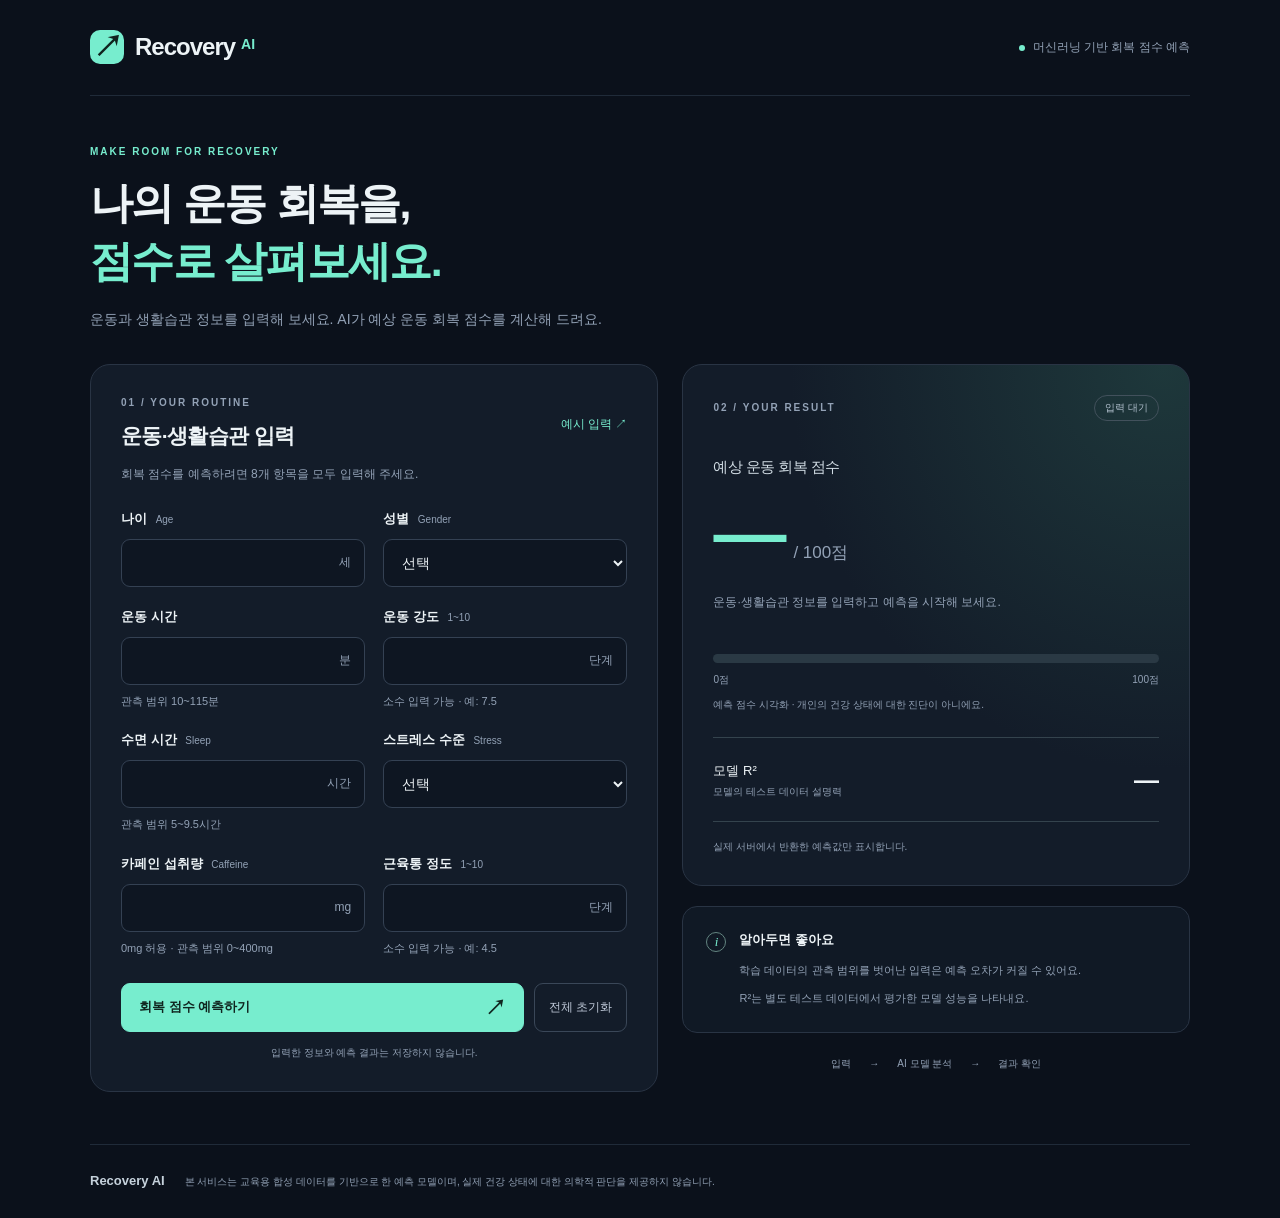
<file: day16/team/teamteam/frontend/index.html>
<!DOCTYPE html>
<html lang="ko">
<head>
  <meta charset="UTF-8">
  <meta name="viewport" content="width=device-width, initial-scale=1.0">
  <meta name="description" content="운동과 생활습관 정보를 입력하고 교육용 AI 모델의 운동 회복 점수를 확인하세요.">
  <title>Recovery AI · 나의 운동 회복 점수 예측</title>
  <link rel="stylesheet" href="style.css">
  <script defer src="app.js"></script>
</head>
<body>
  <div class="page-shell">
    <header class="topbar">
      <a class="brand" href="./" aria-label="Recovery AI 홈"><span class="brand-mark" aria-hidden="true">↗</span> Recovery <span class="brand-ai">AI</span></a>
      <span class="header-label"><span class="status-dot"></span> 머신러닝 기반 회복 점수 예측</span>
    </header>

    <main>
      <section class="intro" aria-labelledby="page-title">
        <p class="eyebrow">MAKE ROOM FOR RECOVERY</p>
        <h1 id="page-title">나의 운동 회복을,<br><span>점수로 살펴보세요.</span></h1>
        <p class="intro-description">운동과 생활습관 정보를 입력해 보세요.<br class="mobile-break"> AI가 예상 운동 회복 점수를 계산해 드려요.</p>
      </section>

      <div class="workspace">
        <section class="panel input-panel" aria-labelledby="input-title">
          <div class="panel-heading"><div><p class="section-label">01 / YOUR ROUTINE</p><h2 id="input-title">운동·생활습관 입력</h2></div><button id="example-button" class="text-button" type="button">예시 입력 ↗</button></div>
          <p class="panel-description">회복 점수를 예측하려면 8개 항목을 모두 입력해 주세요.</p>

          <form id="prediction-form">
            <fieldset id="input-fields">
              <legend class="sr-only">운동 회복 점수 예측을 위한 8개 입력 항목</legend>
              <div class="form-grid">
                <div class="field"><label for="Age">나이 <span>Age</span></label><div class="input-wrap"><input id="Age" name="Age" type="number" min="1" step="1" required><span class="unit">세</span></div></div>
                <div class="field"><label for="Gender">성별 <span>Gender</span></label><div class="input-wrap"><select id="Gender" name="Gender" required><option value="">선택</option><option value="Male">남성</option><option value="Female">여성</option></select></div></div>
                <div class="field"><label for="Training_Duration_Min">운동 시간</label><div class="input-wrap"><input id="Training_Duration_Min" name="Training_Duration_Min" type="number" min="1" step="1" required aria-describedby="duration-help range-warning"><span class="unit">분</span></div><p id="duration-help" class="field-help">관측 범위 10~115분</p></div>
                <div class="field"><label for="Training_Intensity">운동 강도 <span>1~10</span></label><div class="input-wrap"><input id="Training_Intensity" name="Training_Intensity" type="number" min="1" max="10" step="any" required><span class="unit">단계</span></div><p class="field-help">소수 입력 가능 · 예: 7.5</p></div>
                <div class="field"><label for="Sleep_Duration_Hours">수면 시간 <span>Sleep</span></label><div class="input-wrap"><input id="Sleep_Duration_Hours" name="Sleep_Duration_Hours" type="number" min="0" max="24" step="any" required><span class="unit">시간</span></div><p class="field-help">관측 범위 5~9.5시간</p></div>
                <div class="field"><label for="Stress_Level">스트레스 수준 <span>Stress</span></label><div class="input-wrap"><select id="Stress_Level" name="Stress_Level" required><option value="">선택</option><option value="Low">낮음</option><option value="Medium">보통</option><option value="High">높음</option></select></div></div>
                <div class="field"><label for="Caffeine_Intake_mg">카페인 섭취량 <span>Caffeine</span></label><div class="input-wrap"><input id="Caffeine_Intake_mg" name="Caffeine_Intake_mg" type="number" min="0" step="1" required><span class="unit">mg</span></div><p class="field-help">0mg 허용 · 관측 범위 0~400mg</p></div>
                <div class="field"><label for="Muscle_Soreness">근육통 정도 <span>1~10</span></label><div class="input-wrap"><input id="Muscle_Soreness" name="Muscle_Soreness" type="number" min="1" max="10" step="any" required><span class="unit">단계</span></div><p class="field-help">소수 입력 가능 · 예: 4.5</p></div>
              </div>
              <p id="range-warning" class="warning" role="status" hidden></p>
            </fieldset>

            <p id="error-message" class="error-message" role="alert" hidden></p>
            <div class="form-actions"><button id="predict-button" class="primary-button" type="submit"><span id="button-label">회복 점수 예측하기</span><span id="button-icon" aria-hidden="true">↗</span></button><button id="reset-button" class="reset-button" type="button">전체 초기화</button></div>
            <p class="privacy-note">입력한 정보와 예측 결과는 저장하지 않습니다.</p>
          </form>
        </section>

        <aside class="result-column" aria-label="예측 결과 및 안내">
          <section id="result-panel" class="panel result-panel" aria-labelledby="result-title" aria-busy="false">
            <div class="result-top"><p class="section-label">02 / YOUR RESULT</p><span id="result-badge" class="result-badge">입력 대기</span></div>
            <h2 id="result-title">예상 운동 회복 점수</h2>
            <div class="result-live" aria-live="polite" aria-atomic="true">
              <div class="score-value"><span id="recovery-value">—</span><span class="score-unit">/ 100점</span></div>
              <p id="result-description" class="result-description">운동·생활습관 정보를 입력하고 예측을 시작해 보세요.</p>
              <div class="gauge-block"><div class="gauge-track" aria-hidden="true"><div id="recovery-gauge" class="gauge-fill"></div></div><div class="gauge-labels"><span>0점</span><span>100점</span></div><p class="gauge-note">예측 점수 시각화 · 개인의 건강 상태에 대한 진단이 아니에요.</p></div>
              <p id="clipping-note" class="warning" hidden></p>
              <p id="server-warning" class="warning" hidden></p>
              <div class="metric-row"><div><span class="metric-label">모델 R²</span><p>모델의 테스트 데이터 설명력</p></div><strong id="r2-value">—</strong></div>
              <div id="mae-row" class="metric-row" hidden><div><span class="metric-label">모델 MAE</span><p>테스트 데이터의 평균 절대 오차</p></div><strong id="mae-value">—</strong></div>
            </div>
            <p class="result-footnote">실제 서버에서 반환한 예측값만 표시합니다.</p>
          </section>

          <section class="guide-card" aria-labelledby="guide-title"><span class="guide-icon" aria-hidden="true">i</span><div><h3 id="guide-title">알아두면 좋아요</h3><p>학습 데이터의 관측 범위를 벗어난 입력은 예측 오차가 커질 수 있어요.</p><p>R²는 별도 테스트 데이터에서 평가한 모델 성능을 나타내요.</p></div></section>
          <div class="flow-note"><span>입력</span><span aria-hidden="true">→</span><span>AI 모델 분석</span><span aria-hidden="true">→</span><span>결과 확인</span></div>
        </aside>
      </div>
    </main>
    <footer><span>Recovery AI</span><p>본 서비스는 교육용 합성 데이터를 기반으로 한 예측 모델이며, 실제 건강 상태에 대한 의학적 판단을 제공하지 않습니다.</p></footer>
  </div>
</body>
</html>
</file>
<file: day16/team/teamteam/frontend/style.css>
:root {
  color-scheme: dark;
  --background: #0b111b;
  --panel: #131c29;
  --line: #293444;
  --text: #edf3f6;
  --muted: #93a2b6;
  --mint: #77edce;
}
* { box-sizing: border-box; }
body { margin: 0; background: var(--background); color: var(--text); font-family: "Malgun Gothic", "Apple SD Gothic Neo", sans-serif; font-size: 14px; line-height: 1.6; }
button, input, select { font: inherit; }
button, a, input, select { -webkit-tap-highlight-color: transparent; }
button { cursor: pointer; }
button:disabled { cursor: wait; opacity: .65; }
[hidden] { display: none !important; }
.page-shell { max-width: 1180px; margin: 0 auto; padding: 0 40px; }
.topbar { height: 96px; display: flex; align-items: center; justify-content: space-between; border-bottom: 1px solid #202b39; }
.brand { display: inline-flex; align-items: center; gap: 6px; color: var(--text); text-decoration: none; font-size: 24px; font-weight: 800; letter-spacing: -1px; }
.brand-mark { display: grid; place-items: center; width: 34px; height: 34px; background: var(--mint); color: #10231e; border-radius: 10px; font-size: 30px; margin-right: 5px; line-height: 1; }
.brand-ai { color: var(--mint); font-size: 14px; letter-spacing: 0; align-self: flex-start; margin-top: 5px; }
.header-label { color: var(--muted); font-size: 12px; display: flex; align-items: center; gap: 8px; }
.status-dot { height: 6px; width: 6px; background: var(--mint); border-radius: 50%; }
.intro { padding: 48px 0 34px; }
.eyebrow, .section-label { font-size: 10px; letter-spacing: 2px; font-weight: 700; }
.eyebrow { color: var(--mint); margin: 0 0 14px; }
h1 { font-size: clamp(30px, 3.8vw, 43px); line-height: 1.35; letter-spacing: -1.7px; margin: 0; }
h1 span { color: var(--mint); }
.intro-description { color: var(--muted); margin: 18px 0 0; }
.mobile-break { display: none; }
.workspace { display: grid; grid-template-columns: 1.12fr 1fr; gap: 24px; align-items: start; }
.workspace > *, .form-grid > * { min-width: 0; }
.panel { border: 1px solid var(--line); background: var(--panel); border-radius: 20px; padding: 30px; }
.panel-heading, .result-top { display: flex; justify-content: space-between; align-items: center; gap: 12px; }
.section-label { color: var(--muted); margin: 0 0 8px; }
h2 { margin: 0; font-size: 21px; letter-spacing: -.6px; }
.text-button { color: var(--mint); background: transparent; border: 0; padding: 8px 0 8px 8px; font-size: 12px; white-space: nowrap; }
.text-button:hover { color: #c5ffee; }
.panel-description { color: var(--muted); margin: 12px 0 25px; font-size: 12px; }
fieldset { border: 0; padding: 0; margin: 0; min-width: 0; }
.form-grid { display: grid; grid-template-columns: 1fr 1fr; gap: 20px 18px; }
label { display: block; font-weight: 600; font-size: 13px; margin-bottom: 9px; }
label span { font-weight: 400; color: var(--muted); font-size: 10px; margin-left: 5px; }
.input-wrap { position: relative; }
input[type="number"], select { width: 100%; min-height: 48px; border: 1px solid #344153; border-radius: 9px; background: #0e1622; color: var(--text); padding: 11px 48px 11px 14px; outline: none; transition: border-color .15s; }
select { padding-right: 12px; }
input::placeholder { color: #8190a5; font-size: 13px; }
input:focus, select:focus { border-color: var(--mint); }
:focus-visible { outline: 2px solid var(--mint); outline-offset: 4px; }
input[type="number"] { appearance: textfield; -moz-appearance: textfield; }
input::-webkit-inner-spin-button, input::-webkit-outer-spin-button { -webkit-appearance: none; margin: 0; }
.unit { position: absolute; right: 14px; top: 50%; transform: translateY(-50%); color: var(--muted); font-size: 12px; pointer-events: none; }
label .required { color: var(--mint); background: #203e3a; border-radius: 4px; padding: 2px 5px; }
.field-help { font-size: 11px; color: var(--muted); margin: 8px 0 0; }
.warning { color: #f4c77c; font-size: 12px; margin: 10px 0 0; }
.form-actions { display: flex; gap: 10px; margin-top: 26px; }
.primary-button { display: flex; align-items: center; justify-content: space-between; flex: 1; border: 1px solid var(--mint); border-radius: 9px; padding: 13px 17px; background: var(--mint); color: #10251f; font-weight: 800; font-size: 13px; }
.primary-button:hover { background: #a4f9e2; }
#button-icon { font-size: 21px; line-height: 1; }
.reset-button { background: transparent; color: #c1cbda; border: 1px solid #3a4758; padding: 10px 14px; border-radius: 9px; font-size: 12px; }
.reset-button:hover { background: #223042; }
.privacy-note { text-align: center; font-size: 10px; color: var(--muted); margin: 13px 0 0; }
.error-message { padding: 12px 14px; background: #35232a; border: 1px solid #79515d; color: #ffbcc4; font-size: 12px; border-radius: 8px; margin-bottom: 0; }
.result-panel { overflow: hidden; background: radial-gradient(ellipse at 95% 0%, #1e383b 0, transparent 55%), var(--panel); padding: 30px; }
.result-top .section-label { margin: 0; }
.result-badge { color: #b1bfcd; border: 1px solid #42515c; font-size: 10px; border-radius: 20px; padding: 4px 10px; white-space: nowrap; }
.result-panel[data-state="success"] .result-badge { color: var(--mint); border-color: #406e61; }
.result-panel h2 { margin-top: 34px; font-size: 15px; font-weight: 500; color: #d1dce4; }
.score-value { display: flex; align-items: baseline; gap: 10px; margin-top: 8px; line-height: 1.25; }
#recovery-value { font-size: clamp(48px, 5.7vw, 74px); font-weight: 800; letter-spacing: -3px; overflow-wrap: anywhere; color: var(--mint); font-variant-numeric: tabular-nums; }
.score-unit { font-size: 17px; color: var(--muted); white-space: nowrap; }
.result-description { font-size: 12px; color: var(--muted); min-height: 39px; margin: 14px 0 22px; }
.gauge-track { height: 9px; background: #2a3944; border-radius: 10px; overflow: hidden; }
.gauge-fill { width: 0; height: 100%; background: var(--mint); border-radius: inherit; transition: width .4s ease; }
.gauge-labels { display: flex; justify-content: space-between; font-size: 10px; color: var(--muted); margin-top: 9px; }
.gauge-note { color: var(--muted); font-size: 10px; margin: 9px 0 24px; }
.metric-row { border-top: 1px solid #34434d; padding: 21px 0; display: flex; justify-content: space-between; align-items: center; gap: 12px; }
.metric-label { font-size: 13px; }
.metric-row p { color: var(--muted); font-size: 10px; margin: 3px 0 0; }
.metric-row strong { font-size: 25px; font-variant-numeric: tabular-nums; overflow-wrap: anywhere; }
.result-footnote { font-size: 10px; color: var(--muted); border-top: 1px solid #34434d; margin: 0; padding-top: 17px; }
.guide-card { display: flex; align-items: flex-start; gap: 13px; margin-top: 20px; padding: 23px; border: 1px solid var(--line); border-radius: 15px; background: #101925; }
.guide-icon { display: grid; place-items: center; flex-shrink: 0; width: 20px; height: 20px; border: 1px solid #638581; border-radius: 50%; color: var(--mint); font: italic 13px Georgia, serif; margin-top: 2px; }
.guide-card h3 { font-size: 13px; margin: 0 0 10px; }
.guide-card p { font-size: 11px; color: var(--muted); margin: 8px 0 0; line-height: 1.8; }
.flow-note { display: flex; justify-content: center; gap: 18px; color: var(--muted); font-size: 10px; margin-top: 23px; }
footer { display: flex; align-items: center; gap: 20px; color: #91a0b4; border-top: 1px solid #202b39; padding: 26px 0; margin-top: 52px; font-size: 10px; }
footer > span:first-child { color: #c6d2dc; font-size: 13px; font-weight: 700; }
footer > span:first-child { white-space: nowrap; }
footer p { margin: 0; }
.footer-tag { margin-left: auto; font-size: 8px; letter-spacing: 1px; }
.sr-only { position: absolute; width: 1px; height: 1px; padding: 0; margin: -1px; overflow: hidden; clip: rect(0, 0, 0, 0); white-space: nowrap; border: 0; }
@media (max-width: 800px) {
  .page-shell { padding: 0 24px; }
  .workspace { gap: 18px; grid-template-columns: 1fr 1fr; }
  .panel { padding: 22px; }
  .form-grid { gap: 16px 12px; }
  label span { display: block; margin-left: 0; }
  label .required { display: inline; margin-left: 5px; }
  .form-actions { flex-wrap: wrap; }
  .primary-button { min-width: 100%; }
  .reset-button { width: 100%; }
  .footer-tag { display: none; }
}
@media (max-width: 620px) {
  .page-shell { padding: 0 20px; }
  .topbar { height: 76px; }
  .brand { font-size: 21px; }
  .header-label { font-size: 0; gap: 0; }
  .status-dot { width: 7px; height: 7px; }
  .intro { padding: 34px 0 28px; }
  .intro-description { font-size: 12px; }
  .mobile-break { display: inline; }
  .workspace { grid-template-columns: 1fr; gap: 22px; }
  .panel { padding: 24px 20px; border-radius: 16px; }
  label span { display: inline; margin-left: 4px; }
  .form-actions { flex-wrap: nowrap; }
  .primary-button { min-width: 0; font-size: 12px; padding: 13px 12px; }
  .reset-button { width: auto; padding: 10px; font-size: 11px; }
  #recovery-value { font-size: 60px; }
  footer { margin-top: 35px; gap: 12px; flex-wrap: wrap; }
}
@media (prefers-reduced-motion: reduce) { * { transition: none !important; } }
</file>
